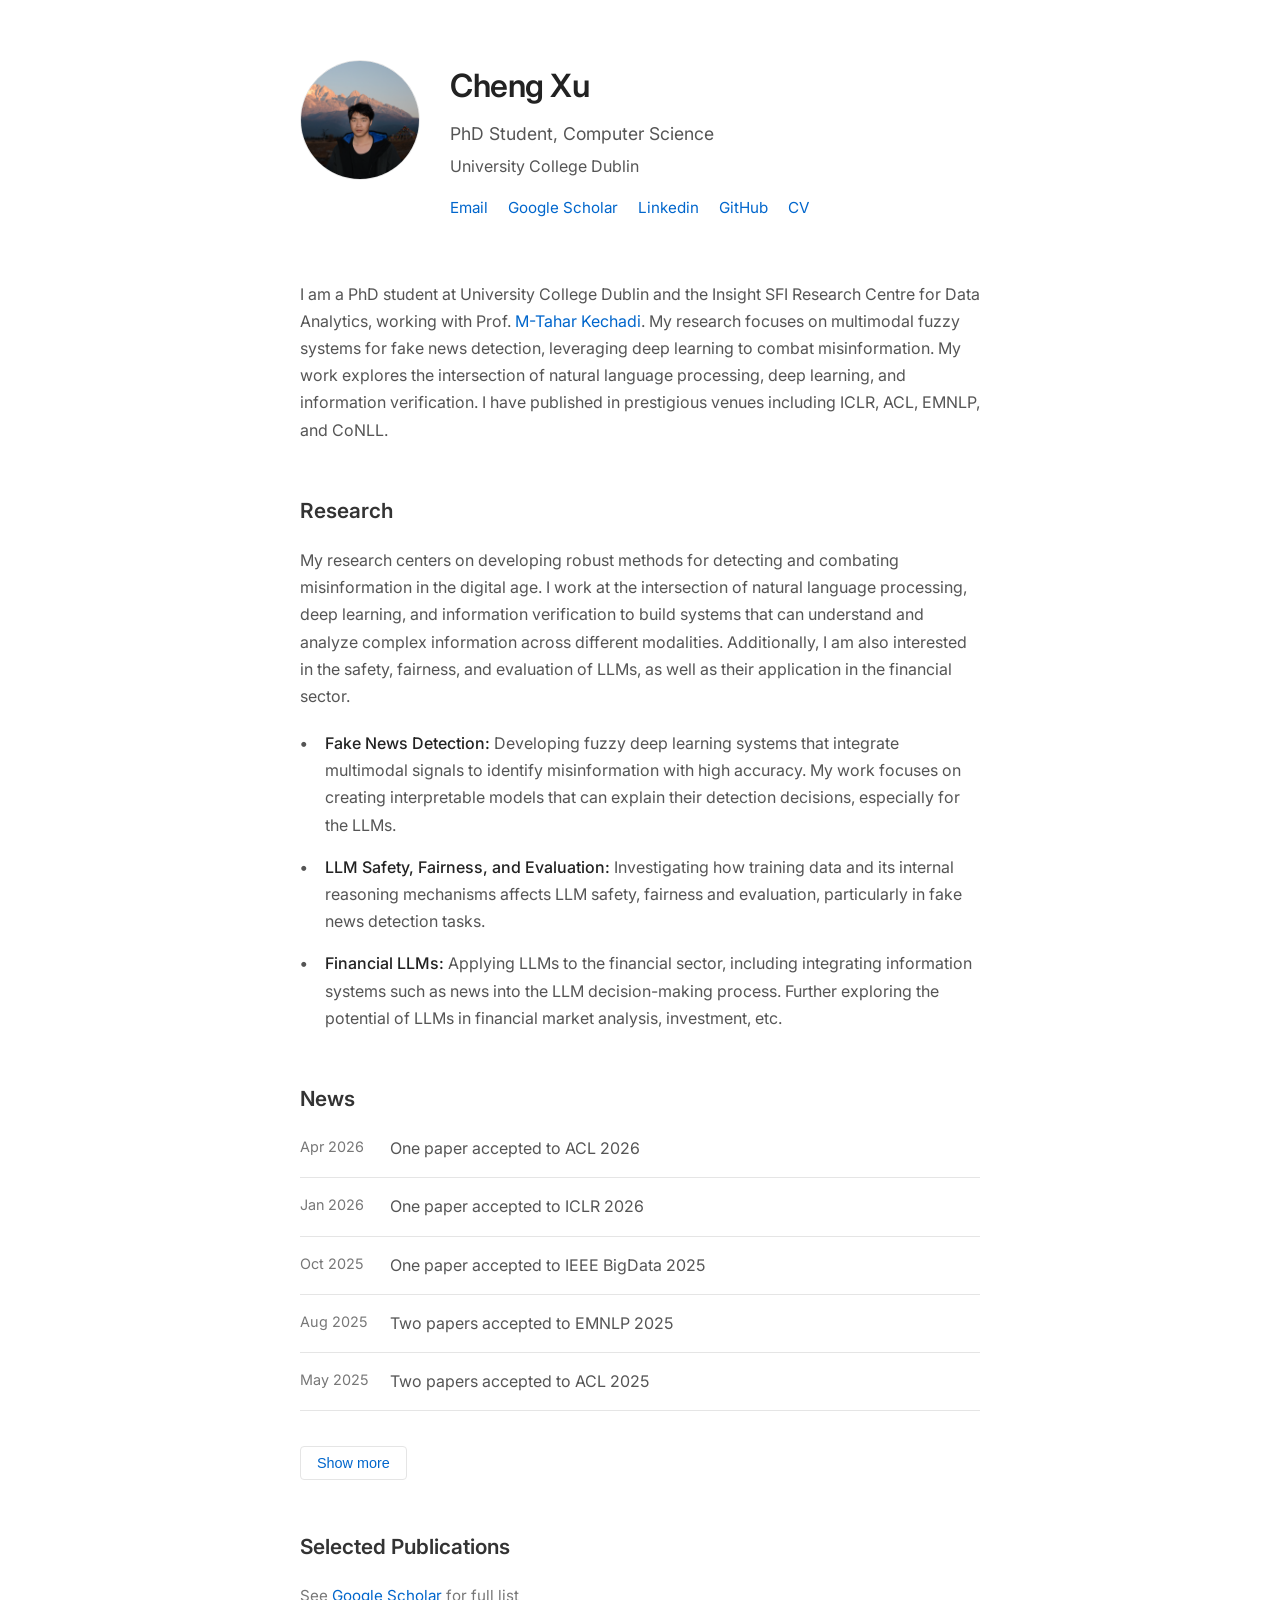
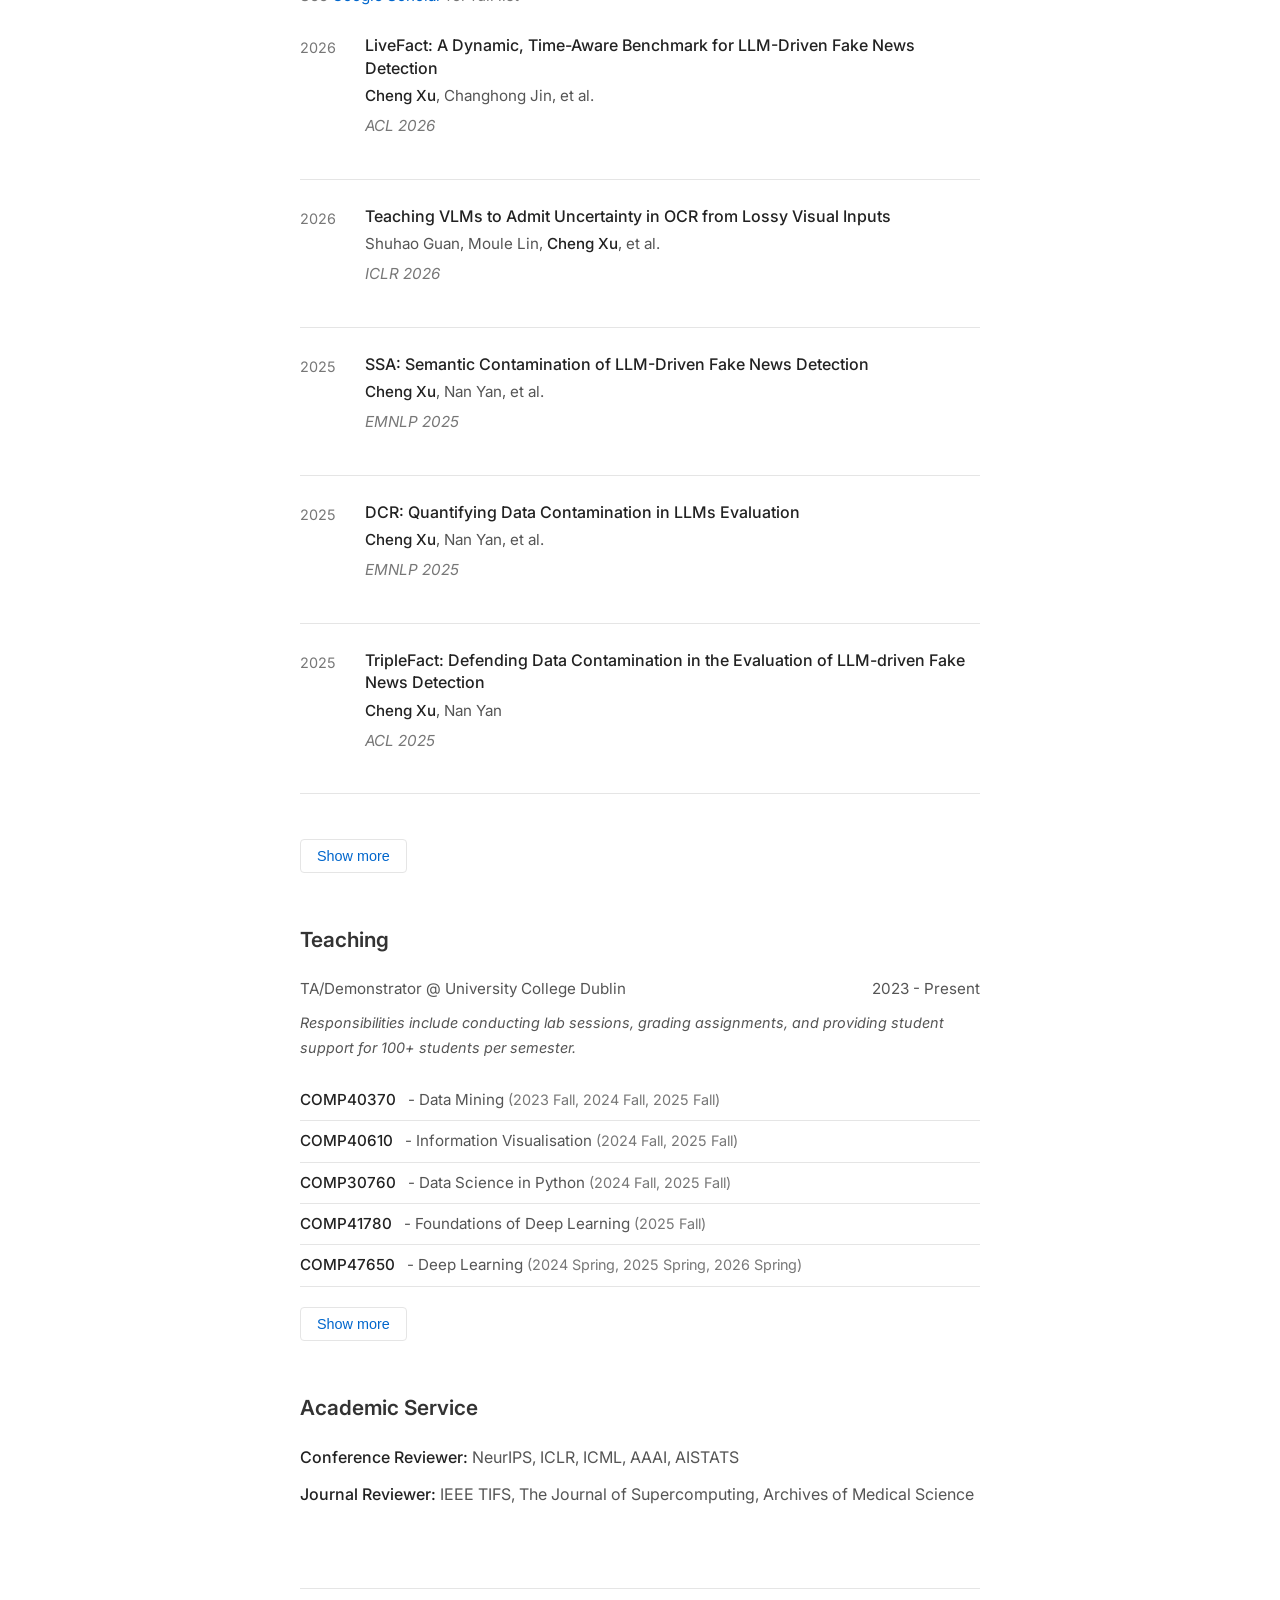
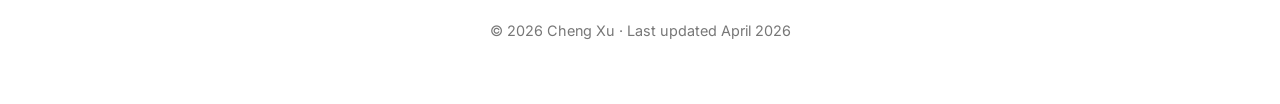
<file: index.html>
<!DOCTYPE html>
<html lang="en">
<head>
    <meta charset="UTF-8">
    <meta name="viewport" content="width=device-width, initial-scale=1.0">
    <title>Cheng Xu</title>
    <link rel="icon" type="image/x-icon" href="img/rabbit.svg">
    <link rel="stylesheet" href="styles.css">
    <link href="https://fonts.googleapis.com/css2?family=Inter:wght@300;400;500;600&family=Crimson+Text:ital@0;1&display=swap" rel="stylesheet">
    
    <!-- Google tag (gtag.js) -->
    <script async src="https://www.googletagmanager.com/gtag/js?id=G-H1K92TQ84Q"></script>
    <script>
      window.dataLayer = window.dataLayer || [];
      function gtag(){dataLayer.push(arguments);}
      gtag('js', new Date());

      gtag('config', 'G-H1K92TQ84Q');
    </script>
</head>
<body>

    <div class="container">
        <header>
            <div class="header-content">
                <div class="profile-section">
                    <img src="img/profile.png" alt="Cheng Xu" class="profile-photo">
                    <div class="profile-info">
                        <h1>Cheng Xu</h1>
                        <p class="position">PhD Student, Computer Science</p>
                        <p class="institution">University College Dublin</p>
                        <div class="contact-links">
                            <a href="mailto:xucheng19991201@gmail.com">Email</a>
                            <a href="https://scholar.google.com/citations?user=e5yNfrwAAAAJ">Google Scholar</a>
                            <a href="https://www.linkedin.com/in/chengxuphd/">Linkedin</a>
                            <a href="https://github.com/chengxuphd">GitHub</a>
                            <a href="file/Cheng_Xu_CV.pdf">CV</a>
                        </div>
                    </div>
                </div>
            </div>
        </header>

        <section class="about">
            <p>
                I am a PhD student at University College Dublin and the Insight SFI Research Centre for Data Analytics, 
                working with Prof. <a href="https://people.ucd.ie/tahar.kechadi" target="_blank">M-Tahar Kechadi</a>. My research 
                focuses on multimodal fuzzy systems for fake news detection, leveraging deep learning to combat misinformation.
                My work explores the intersection of natural language processing, deep learning, and information verification. 
                I have published in prestigious venues including ICLR, ACL, EMNLP, and CoNLL.
            </p>
        </section>

        <section class="research">
            <h2>Research</h2>
            <p class="research-statement">
                My research centers on developing robust methods for detecting and combating misinformation in the digital age. 
                I work at the intersection of natural language processing, deep learning, and information verification to build 
                systems that can understand and analyze complex information across different modalities. Additionally, I am also
                interested in the safety, fairness, and evaluation of LLMs, as well as their application in the financial sector.
            </p>
            <ul class="research-interests">
                <li><strong>Fake News Detection:</strong> Developing fuzzy deep learning systems that integrate multimodal signals to identify misinformation with high accuracy. My work focuses on creating interpretable models that can explain their detection decisions, especially for the LLMs.</li>
                <li><strong>LLM Safety, Fairness, and Evaluation:</strong> Investigating how training data and its internal reasoning mechanisms affects LLM safety, fairness and evaluation, particularly in fake news detection tasks.</li>
                <li><strong>Financial LLMs:</strong> Applying LLMs to the financial sector, including integrating information systems such as news into the LLM decision-making process. Further exploring the potential of LLMs in financial market analysis, investment, etc.</li>
            </ul>
        </section>

        <section class="news">
            <h2>News</h2>
            <div class="news-list" id="newsList">
                <div class="news-item">
                    <span class="news-date">Apr 2026</span>
                    <p>One paper accepted to ACL 2026</p>
                </div>
                <div class="news-item">
                    <span class="news-date">Jan 2026</span>
                    <p>One paper accepted to ICLR 2026</p>
                </div>
                <div class="news-item">
                    <span class="news-date">Oct 2025</span>
                    <p>One paper accepted to IEEE BigData 2025</p>
                </div>
                <div class="news-item">
                    <span class="news-date">Aug 2025</span>
                    <p>Two papers accepted to EMNLP 2025</p>
                </div>
                <div class="news-item">
                    <span class="news-date">May 2025</span>
                    <p>Two papers accepted to ACL 2025</p>
                </div>
                <div class="news-item collapsed">
                    <span class="news-date">Sep 2024</span>
                    <p>Two papers accepted to EMNLP 2024 & CoNLL 2024</p>
                </div>
                <div class="news-item collapsed">
                    <span class="news-date">Jun 2024</span>
                    <p>Our survey on Benchmark Data Contamination (BDC) released on <a href="https://arxiv.org/abs/2406.04244" target="_blank">arXiv</a></p>
                </div>
                <div class="news-item collapsed">
                    <span class="news-date">Jun 2024</span>
                    <p>Our paper on fake news detection published in IEEE Access</p>
                </div>
                <div class="news-item collapsed">
                    <span class="news-date">Oct 2023</span>
                    <p>Our first paper on fake news detection accepted to SOICT 2023</p>
                </div>
                <div class="news-item collapsed">
                    <span class="news-date">Mar 2023</span>
                    <p>AROT-COV23 dataset paper accepted to AfricaNLP@ICLR 2023</p>
                </div>
                <div class="news-item collapsed">
                    <span class="news-date">Sep 2022</span>
                    <p>I started my PhD at the UCD School of Computer Science</p>
                </div>
            </div>
            <button class="toggle-btn" onclick="toggleNews()">Show more</button>
        </section>

        <section class="publications">
            <h2>Selected Publications</h2>
            <p class="section-note">See <a href="https://scholar.google.com/citations?user=e5yNfrwAAAAJ">Google Scholar</a> for full list</p>
            
            <div class="pub-list" id="pubList">
                <div class="pub-item">
                    <span class="pub-year">2026</span>
                    <div class="pub-content">
                        <p class="pub-title"><a href="https://arxiv.org/abs/2604.04815" target="_blank">LiveFact: A Dynamic, Time-Aware Benchmark for LLM-Driven Fake News Detection</a></p>
                        <p class="pub-authors"><strong>Cheng Xu</strong>, Changhong Jin, et al.</p>
                        <p class="pub-venue">ACL 2026</p>
                    </div>
                </div>

                <div class="pub-item">
                    <span class="pub-year">2026</span>
                    <div class="pub-content">
                        <p class="pub-title"><a href="https://openreview.net/forum?id=zyCjizqOxB" target="_blank">Teaching VLMs to Admit Uncertainty in OCR from Lossy Visual Inputs</a></p>
                        <p class="pub-authors">Shuhao Guan, Moule Lin, <strong>Cheng Xu</strong>, et al.</p>
                        <p class="pub-venue">ICLR 2026</p>
                    </div>
                </div>

                <div class="pub-item">
                    <span class="pub-year">2025</span>
                    <div class="pub-content">
                        <p class="pub-title"><a href="https://aclanthology.org/2025.emnlp-main.744/" target="_blank">SSA: Semantic Contamination of LLM-Driven Fake News Detection</a></p>
                        <p class="pub-authors"><strong>Cheng Xu</strong>, Nan Yan, et al.</p>
                        <p class="pub-venue">EMNLP 2025</p>
                    </div>
                </div>

                <div class="pub-item">
                    <span class="pub-year">2025</span>
                    <div class="pub-content">
                        <p class="pub-title"><a href="https://aclanthology.org/2025.emnlp-main.1173/" target="_blank">DCR: Quantifying Data Contamination in LLMs Evaluation</a></p>
                        <p class="pub-authors"><strong>Cheng Xu</strong>, Nan Yan, et al.</p>
                        <p class="pub-venue">EMNLP 2025</p>
                    </div>
                </div>

                <div class="pub-item">
                    <span class="pub-year">2025</span>
                    <div class="pub-content">
                        <p class="pub-title"><a href="https://doi.org/10.18653/v1/2025.acl-long.431" target="_blank">TripleFact: Defending Data Contamination in the Evaluation of LLM-driven Fake News Detection</a></p>
                        <p class="pub-authors"><strong>Cheng Xu</strong>, Nan Yan</p>
                        <p class="pub-venue">ACL 2025</p>
                    </div>
                </div>
                
                <div class="pub-item collapsed">
                    <span class="pub-year">2025</span>
                    <div class="pub-content">
                        <p class="pub-title"><a href="https://doi.org/10.18653/v1/2025.acl-long.749" target="_blank">PreP-OCR: A Complete Pipeline for Document Image Restoration and Enhanced OCR Accuracy</a></p>
                        <p class="pub-authors">Shuhao Guan, Moule Lin, <strong>Cheng Xu</strong>, et al.</p>
                        <p class="pub-venue">ACL 2025</p>
                    </div>
                </div>
                
                <div class="pub-item collapsed">
                    <span class="pub-year">2024</span>
                    <div class="pub-content">
                        <p class="pub-title"><a href="https://doi.org/10.18653/v1/2024.emnlp-main.862" target="_blank">Effective Synthetic Data and Test-Time Adaptation for OCR Correction</a></p>
                        <p class="pub-authors">Shuhao Guan, <strong>Cheng Xu</strong>, Moule Lin, Derek Greene</p>
                        <p class="pub-venue">EMNLP 2024</p>
                    </div>
                </div>
                
                <div class="pub-item collapsed">
                    <span class="pub-year">2024</span>
                    <div class="pub-content">
                        <p class="pub-title"><a href="https://doi.org/10.18653/v1/2024.conll-1.39" target="_blank">Advancing Arabic Sentiment Analysis: ArSen Benchmark and the Improved Fuzzy Deep Hybrid Network</a></p>
                        <p class="pub-authors">Yang Fan, <strong>Cheng Xu</strong>, et al.</p>
                        <p class="pub-venue">CoNLL 2024</p>
                    </div>
                </div>
                
                <div class="pub-item collapsed">
                    <span class="pub-year">2024</span>
                    <div class="pub-content">
                        <p class="pub-title"><a href="https://doi.org/10.1109/ACCESS.2024.3418340" target="_blank">An Enhanced Fake News Detection System with Fuzzy Deep Learning</a></p>
                        <p class="pub-authors"><strong>Cheng Xu</strong>, M-Tahar Kechadi</p>
                        <p class="pub-venue">IEEE Access</p>
                    </div>
                </div>
                
                <div class="pub-item collapsed">
                    <span class="pub-year">2023</span>
                    <div class="pub-content">
                        <p class="pub-title"><a href="https://doi.org/10.1145/3628797.3628971" target="_blank">Fuzzy Deep Hybrid Network for Fake News Detection</a></p>
                        <p class="pub-authors"><strong>Cheng Xu</strong>, M-Tahar Kechadi</p>
                        <p class="pub-venue">SOICT 2023</p>
                    </div>
                </div>
                
                <div class="pub-item collapsed">
                    <span class="pub-year">2022</span>
                    <div class="pub-content">
                        <p class="pub-title"><a href="https://doi.org/10.5114/aoms/135594" target="_blank">Prediction of prognosis and survival of patients with gastric cancer by a weighted improved random forest model</a></p>
                        <p class="pub-authors"><strong>Cheng Xu</strong>, Jing Wang, et al.</p>
                        <p class="pub-venue">Archives of Medical Science</p>
                    </div>
                </div>
            </div>
            <button class="toggle-btn" onclick="togglePublications()">Show more</button>
        </section>

        <section class="teaching">
            <h2>Teaching</h2>
            <div class="teaching-header">
                <span>TA/Demonstrator @ University College Dublin</span>
                <span>2023 - Present</span>
            </div>
            <p class="teaching-responsibilities">Responsibilities include conducting lab sessions, grading assignments, and providing student support for 100+ students per semester.</p>
            
            <ul class="course-list-detailed" id="teachingList">
                <li><strong>COMP40370</strong> - Data Mining <span class="semesters">(2023 Fall, 2024 Fall, 2025 Fall)</span></li>
                <li><strong>COMP40610</strong> - Information Visualisation <span class="semesters">(2024 Fall, 2025 Fall)</span></li>
                <li><strong>COMP30760</strong> - Data Science in Python <span class="semesters">(2024 Fall, 2025 Fall)</span></li>
                <li><strong>COMP41780</strong> - Foundations of Deep Learning <span class="semesters">(2025 Fall)</span></li>
                <li><strong>COMP47650</strong> - Deep Learning <span class="semesters">(2024 Spring, 2025 Spring, 2026 Spring)</span></li>
                <li class="collapsed"><strong>COMP47590</strong> - Advanced Machine Learning <span class="semesters">(2024 Spring, 2026 Spring)</span></li>
                <li class="collapsed"><strong>COMP47980</strong> - Generative AI: Language Models <span class="semesters">(2024 Spring, 2025 Spring)</span></li>
                <li class="collapsed"><strong>COMP47780</strong> - Cloud Computing <span class="semesters">(2023 Fall, 2024 Fall)</span></li>
                <li class="collapsed"><strong>COMP10040</strong> - Introduction to Computer Architecture <span class="semesters">(2023 Fall, 2024 Fall)</span></li>
                <li class="collapsed"><strong>COMP41830</strong> - Advanced Generative AI & LLMS <span class="semesters">(2026 Spring)</span></li>
                <li class="collapsed"><strong>COMP41840</strong> - AI for Health <span class="semesters">(2026 Spring)</span></li>
                <li class="collapsed"><strong>COMP10050</strong> - Software Engineering Project 1 <span class="semesters">(2025 Spring)</span></li>
                <li class="collapsed"><strong>COMP20280</strong> - Data Structures <span class="semesters">(2025 Spring, 2026 Spring)</span></li>
                <li class="collapsed"><strong>COMP41680</strong> - Data Science in Python <span class="semesters">(2025 Spring)</span></li>
                <li class="collapsed"><strong>COMP10120</strong> - Computer Programming II <span class="semesters">(2024 Spring)</span></li>
                <li class="collapsed"><strong>COMP20230</strong> - Data Structure &amp; Algorithms (Conv) <span class="semesters">(2024 Spring)</span></li>
                <li class="collapsed"><strong>COMP47580</strong> - Recommender Systems &amp; Collective Intelligence <span class="semesters">(2024 Spring)</span></li>
            </ul>
            <button class="toggle-btn" onclick="toggleTeaching()">Show more</button>
        </section>

        <section class="service">
            <h2>Academic Service</h2>
            <p><strong>Conference Reviewer:</strong> NeurIPS, ICLR, ICML, AAAI, AISTATS</p>
            <p><strong>Journal Reviewer:</strong> IEEE TIFS, The Journal of Supercomputing, Archives of Medical Science</p>
        </section>

        <footer>
            <p>© 2026 Cheng Xu · Last updated April 2026</p>
        </footer>
    </div>

    <script>
        function toggleNews() {
            const newsList = document.getElementById('newsList');
            const btn = event.target;
            const collapsed = newsList.querySelectorAll('.news-item.collapsed');
            
            if (btn.textContent === 'Show more') {
                collapsed.forEach(item => item.classList.remove('collapsed'));
                btn.textContent = 'Show less';
            } else {
                const allItems = newsList.querySelectorAll('.news-item');
                allItems.forEach((item, index) => {
                    if (index >= 5) item.classList.add('collapsed');
                });
                btn.textContent = 'Show more';
            }
        }

        function togglePublications() {
            const pubList = document.getElementById('pubList');
            const btn = event.target;
            const collapsed = pubList.querySelectorAll('.pub-item.collapsed');
            
            if (btn.textContent === 'Show more') {
                collapsed.forEach(item => item.classList.remove('collapsed'));
                btn.textContent = 'Show less';
            } else {
                const allItems = pubList.querySelectorAll('.pub-item');
                allItems.forEach((item, index) => {
                    if (index >= 5) item.classList.add('collapsed');
                });
                btn.textContent = 'Show more';
            }
        }

        function toggleTeaching() {
            const teachingList = document.getElementById('teachingList');
            const btn = event.target;
            const collapsed = teachingList.querySelectorAll('li.collapsed');
            
            if (btn.textContent === 'Show more') {
                collapsed.forEach(item => item.classList.remove('collapsed'));
                btn.textContent = 'Show less';
            } else {
                const allItems = teachingList.querySelectorAll('li');
                allItems.forEach((item, index) => {
                    if (index >= 5) item.classList.add('collapsed');
                });
                btn.textContent = 'Show more';
            }
        }
    </script>
</body>
</html>
</file>
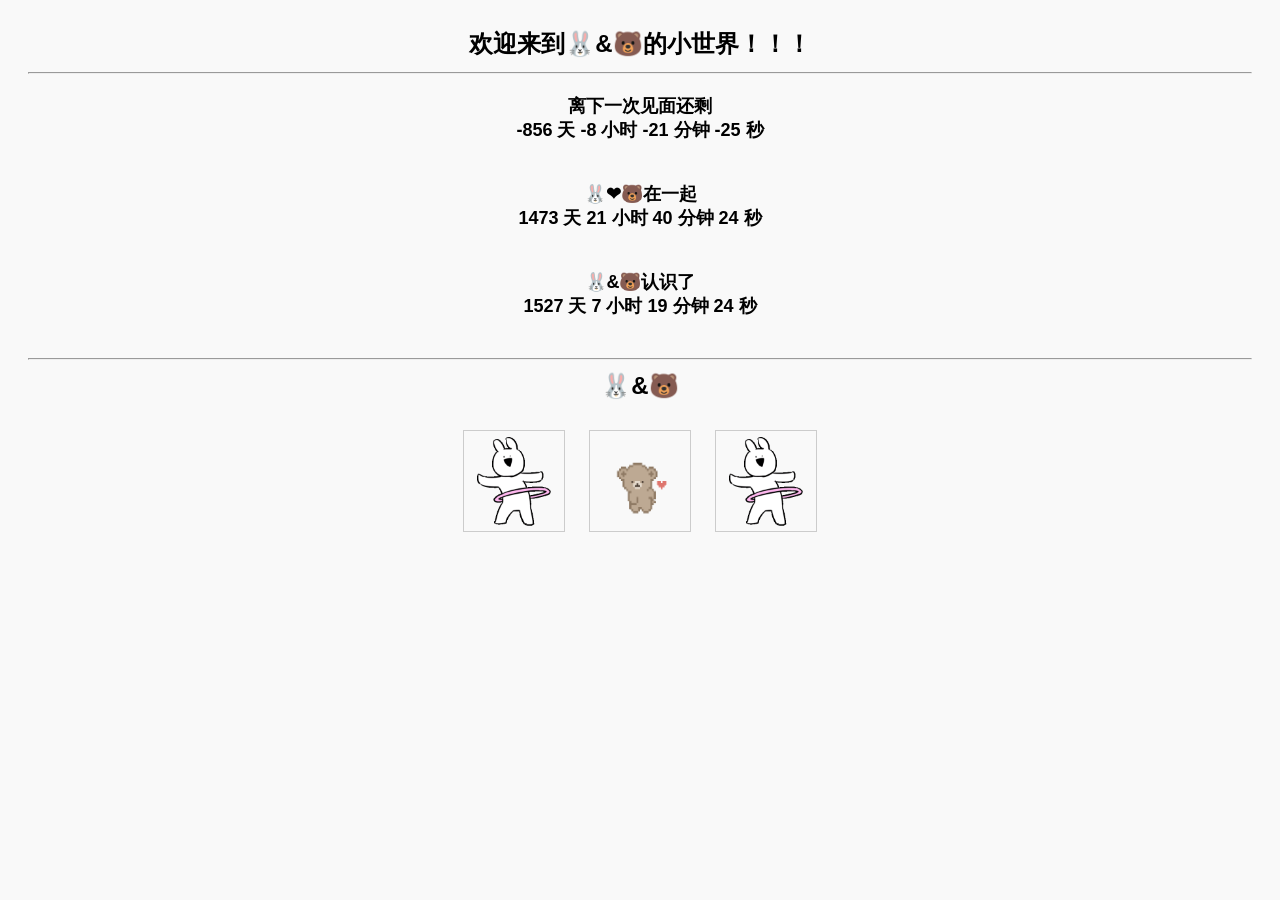
<file: Countdown.html>
<html>
  <head>
    <title>Bunny & Bear - Homepage</title>
    <link rel="icon" href="img/icon.png" sizes="24x24">
    <style>
      body {
        font-family: Arial, sans-serif;
        background-color: #f9f9f9;
        text-align: center;
        padding: 20px;
      }
      
      h1 {
        font-size: 24px;
        font-weight: bold;
        margin-bottom: 20px;
      }
      
      .countdown-container {
        margin-bottom: 40px;
      }
      
      .countdown-label {
        font-size: 18px;
        font-weight: bold;
        margin-bottom: 10px;
        animation: fadeIn 1s ease-in;
      }
      
      .countdown-value {
        font-size: 18px;
        font-weight: bold;
        animation: scaleUp 1s ease-in;
      }
      
      .emoji {
        font-size: 48px;
        margin-bottom: 10px;
        animation: rotate 1s infinite linear;
      }
      
      .thumbnail {
        width: 100px;
        height: 100px;
        border: 1px solid #ccc;
        margin: 10px;
        display: inline-block;
      }
      
      @keyframes fadeIn {
        0% {
          opacity: 0;
        }
        100% {
          opacity: 1;
        }
      }
      
      @keyframes scaleUp {
        0% {
          transform: scale(0);
        }
        100% {
          transform: scale(1);
        }
      }
      
      @keyframes rotate {
        0% {
          transform: rotate(0deg);
        }
        100% {
          transform: rotate(360deg);
        }
      }
      
      /* Blink animation */
      @keyframes blink {
        0% {
          opacity: 1;
        }
        50% {
          opacity: 0;
        }
        100% {
          opacity: 1;
        }
      }
      
      /* Apply blink animation to countdown */
      .countdown-blink {
        animation: blink 1s infinite;
      }
    </style>
    <script>
      function countdown() {
        var targetDate = new Date("2024-08-1 14:20:00");
        var currentDate = new Date();
        var timeLeft = targetDate - currentDate;

        var days = Math.floor(timeLeft / (1000 * 60 * 60 * 24));
        var hours = Math.floor((timeLeft % (1000 * 60 * 60 * 24)) / (1000 * 60 * 60));
        var minutes = Math.floor((timeLeft % (1000 * 60 * 60)) / (1000 * 60));
        var seconds = Math.floor((timeLeft % (1000 * 60)) / 1000);

        document.getElementById("countdown").innerHTML = "<span class='countdown-label'>离下一次见面还剩</span><br>" +
                                                         "<span class='countdown-value'>" + days + " 天 " + hours + " 小时 " + minutes + " 分钟 " + seconds + " 秒</span>";

        setTimeout(countdown, 1000);
      }

      function timeSince() {
        var startDate = new Date("2022-11-22 00:00:00");
        var currentDate = new Date();
        var timePassed = currentDate - startDate;

        var days = Math.floor(timePassed / (1000 * 60 * 60 * 24));
        var hours = Math.floor((timePassed % (1000 * 60 * 60 * 24)) / (1000 * 60 * 60));
        var minutes = Math.floor((timePassed % (1000 * 60 * 60)) / (1000 * 60));
        var seconds = Math.floor((timePassed % (1000 * 60)) / 1000);
        
        document.getElementById("timeSince").innerHTML = "<span class='countdown-label'>🐰❤🐻在一起</span><br>" +
                                                          "<span class='countdown-value'>" + days + " 天 " + hours + " 小时 " + minutes + " 分钟 " + seconds + " 秒</span>";
        
        setTimeout(timeSince, 1000);
      }

      function metSince() {
        var startDate = new Date("2022-09-29 14:21:00");
        var currentDate = new Date();
        var timePassed = currentDate - startDate;

        var days = Math.floor(timePassed / (1000 * 60 * 60 * 24));
        var hours = Math.floor((timePassed % (1000 * 60 * 60 * 24)) / (1000 * 60 * 60));
        var minutes = Math.floor((timePassed % (1000 * 60 * 60)) / (1000 * 60));
        var seconds = Math.floor((timePassed % (1000 * 60)) / 1000);
        
        document.getElementById("metSince").innerHTML = "<span class='countdown-label'>🐰&🐻认识了</span><br>" +
                                                        "<span class='countdown-value'>" + days + " 天 " + hours + " 小时 " + minutes + " 分钟 " + seconds + " 秒</span>";
        
        setTimeout(metSince, 1000);
      }
    </script>
  </head>
  <body onload="countdown(); timeSince(); metSince();">
    <h1>欢迎来到🐰&🐻的小世界！！！<hr></h1>
    <div class="countdown-container">
      <div id="countdown" class="animated-text"></div>
    </div>
    <div class="countdown-container">
      <div id="timeSince" class="animated-text"></div>
    </div>
    <div class="countdown-container">
      <div id="metSince" class="animated-text"></div>
    </div>
    <h2><hr>🐰&🐻</h2>
    <div class="thumbnails-container">
      <img src="img/rabbit.gif" alt="Thumbnail 1" class="thumbnail" />
      <img src="img/bear.gif" alt="Thumbnail 2" class="thumbnail" />
      <img src="img/rabbit.gif" alt="Thumbnail 3" class="thumbnail" />
    </div>
  </body>
</html>
</file>
<file: styles.css>
:root {
    --text-primary: #222;
    --text-secondary: #555;
    --text-light: #777;
    --link-color: #0066cc;
    --link-hover: #0052a3;
    --border-light: #e5e5e5;
    --bg-main: #fff;
    --bg-light: #fafafa;
    --accent: #333;
}

* {
    margin: 0;
    padding: 0;
    box-sizing: border-box;
}

body {
    font-family: 'Inter', -apple-system, BlinkMacSystemFont, 'Segoe UI', sans-serif;
    font-size: 16px;
    line-height: 1.6;
    color: var(--text-primary);
    background: var(--bg-main);
}

.container {
    max-width: 720px;
    margin: 0 auto;
    padding: 60px 20px;
}

header {
    margin-bottom: 60px;
}

.header-content {
    text-align: left;
}

.profile-section {
    display: flex;
    gap: 30px;
    align-items: flex-start;
}

.profile-photo {
    width: 120px;
    height: 120px;
    border-radius: 50%;
    object-fit: cover;
    border: 1px solid var(--border-light);
}

.profile-info h1 {
    font-size: 2rem;
    font-weight: 600;
    margin-bottom: 8px;
    letter-spacing: -0.5px;
}

.position {
    font-size: 1.1rem;
    color: var(--text-secondary);
    margin-bottom: 4px;
}

.institution {
    color: var(--text-secondary);
    margin-bottom: 16px;
}

.contact-links {
    display: flex;
    gap: 20px;
    flex-wrap: wrap;
}

.contact-links a {
    color: var(--link-color);
    text-decoration: none;
    font-size: 0.95rem;
    transition: color 0.2s;
}

.contact-links a:hover {
    color: var(--link-hover);
    text-decoration: underline;
}

section {
    margin-bottom: 50px;
}

h2 {
    font-size: 1.3rem;
    font-weight: 600;
    margin-bottom: 20px;
    color: var(--accent);
}

p {
    margin-bottom: 15px;
    color: var(--text-secondary);
    line-height: 1.7;
}

.about p:first-child {
    margin-top: 0;
}

.research-statement {
    margin-bottom: 20px;
}

.research-interests {
    margin-top: 20px;
    list-style: none;
    padding-left: 0;
}

.research-interests li {
    margin-bottom: 15px;
    padding-left: 25px;
    position: relative;
    color: var(--text-secondary);
    line-height: 1.7;
}

.research-interests li:before {
    content: "•";
    position: absolute;
    left: 0;
    color: var(--text-secondary);
    font-weight: bold;
}

.research-interests li strong {
    color: var(--text-primary);
    font-weight: 500;
}

.section-note {
    color: var(--text-light);
    font-size: 0.95rem;
    margin-bottom: 25px;
}

.pub-list {
    margin-top: 25px;
}

.pub-item {
    display: flex;
    gap: 20px;
    margin-bottom: 25px;
    padding-bottom: 25px;
    border-bottom: 1px solid var(--border-light);
}

.pub-item:last-child {
    border-bottom: none;
}

.pub-year {
    flex-shrink: 0;
    width: 45px;
    color: var(--text-light);
    font-size: 0.9rem;
    padding-top: 2px;
}

.pub-content {
    flex: 1;
}

.pub-title {
    font-weight: 500;
    margin-bottom: 4px;
    color: var(--text-primary);
    line-height: 1.4;
}

.pub-title a {
    color: var(--text-primary);
    text-decoration: none;
    transition: color 0.2s;
}

.pub-title a:hover {
    color: var(--link-color);
    text-decoration: underline;
}

.pub-authors {
    font-size: 0.95rem;
    color: var(--text-secondary);
    margin-bottom: 4px;
}

.pub-venue {
    font-size: 0.95rem;
    color: var(--text-light);
    font-style: italic;
}

.teaching-header {
    display: flex;
    justify-content: space-between;
    align-items: baseline;
    margin-bottom: 10px;
    color: var(--text-secondary);
    font-size: 0.95rem;
}


.course-list-detailed {
    list-style: none;
    padding-left: 0;
}

.course-list-detailed li {
    padding: 8px 0;
    border-bottom: 1px solid var(--border-light);
    color: var(--text-secondary);
    font-size: 0.95rem;
}

.course-list-detailed li:last-of-type:not(.collapsed) {
    border-bottom: none;
}

.course-list-detailed li.collapsed {
    display: none;
}

.course-list-detailed strong {
    color: var(--text-primary);
    font-weight: 500;
    margin-right: 8px;
}

.semesters {
    color: var(--text-light);
    font-size: 0.9rem;
}

.teaching-responsibilities {
    margin-bottom: 20px;
    font-size: 0.9rem;
    font-style: italic;
    color: var(--text-secondary);
}

.service p {
    margin-bottom: 10px;
}

/* News section */
.news-list {
    margin-top: 20px;
}

.news-item {
    display: flex;
    gap: 20px;
    margin-bottom: 15px;
    padding-bottom: 15px;
    border-bottom: 1px solid var(--border-light);
}

.news-item:last-of-type:not(.collapsed) {
    border-bottom: none;
}

.news-item.collapsed {
    display: none;
}

.news-date {
    flex-shrink: 0;
    width: 70px;
    color: var(--text-light);
    font-size: 0.9rem;
}

.news-item p {
    margin: 0;
    flex: 1;
}

/* Toggle button */
.toggle-btn {
    margin-top: 20px;
    padding: 8px 16px;
    background: none;
    border: 1px solid var(--border-light);
    border-radius: 4px;
    color: var(--link-color);
    font-size: 0.9rem;
    cursor: pointer;
    transition: all 0.2s;
}

.toggle-btn:hover {
    background: var(--bg-light);
    border-color: var(--link-color);
}

/* Collapsed items */
.pub-item.collapsed {
    display: none;
}

footer {
    margin-top: 80px;
    padding-top: 30px;
    border-top: 1px solid var(--border-light);
    text-align: center;
}

footer p {
    color: var(--text-light);
    font-size: 0.9rem;
    margin: 0;
}

a {
    color: var(--link-color);
    text-decoration: none;
}

a:hover {
    text-decoration: underline;
}

strong {
    font-weight: 500;
    color: var(--text-primary);
}

@media (max-width: 640px) {
    .container {
        padding: 40px 20px;
    }
    
    .profile-section {
        flex-direction: column;
        align-items: center;
        text-align: center;
    }
    
    .profile-info {
        width: 100%;
    }
    
    .contact-links {
        justify-content: center;
    }
    
    .profile-info h1 {
        font-size: 1.75rem;
    }
    
    .pub-item {
        flex-direction: column;
        gap: 8px;
    }
    
    .pub-year {
        width: auto;
    }
    
    
    .news-item {
        flex-direction: column;
        gap: 5px;
    }
    
    .news-date {
        width: auto;
        font-weight: 500;
    }
}

@media print {
    body {
        font-size: 11pt;
    }
    
    .container {
        max-width: 100%;
        padding: 0;
    }
    
    section {
        page-break-inside: avoid;
    }
    
    a {
        color: var(--text-primary);
    }
}
</file>
